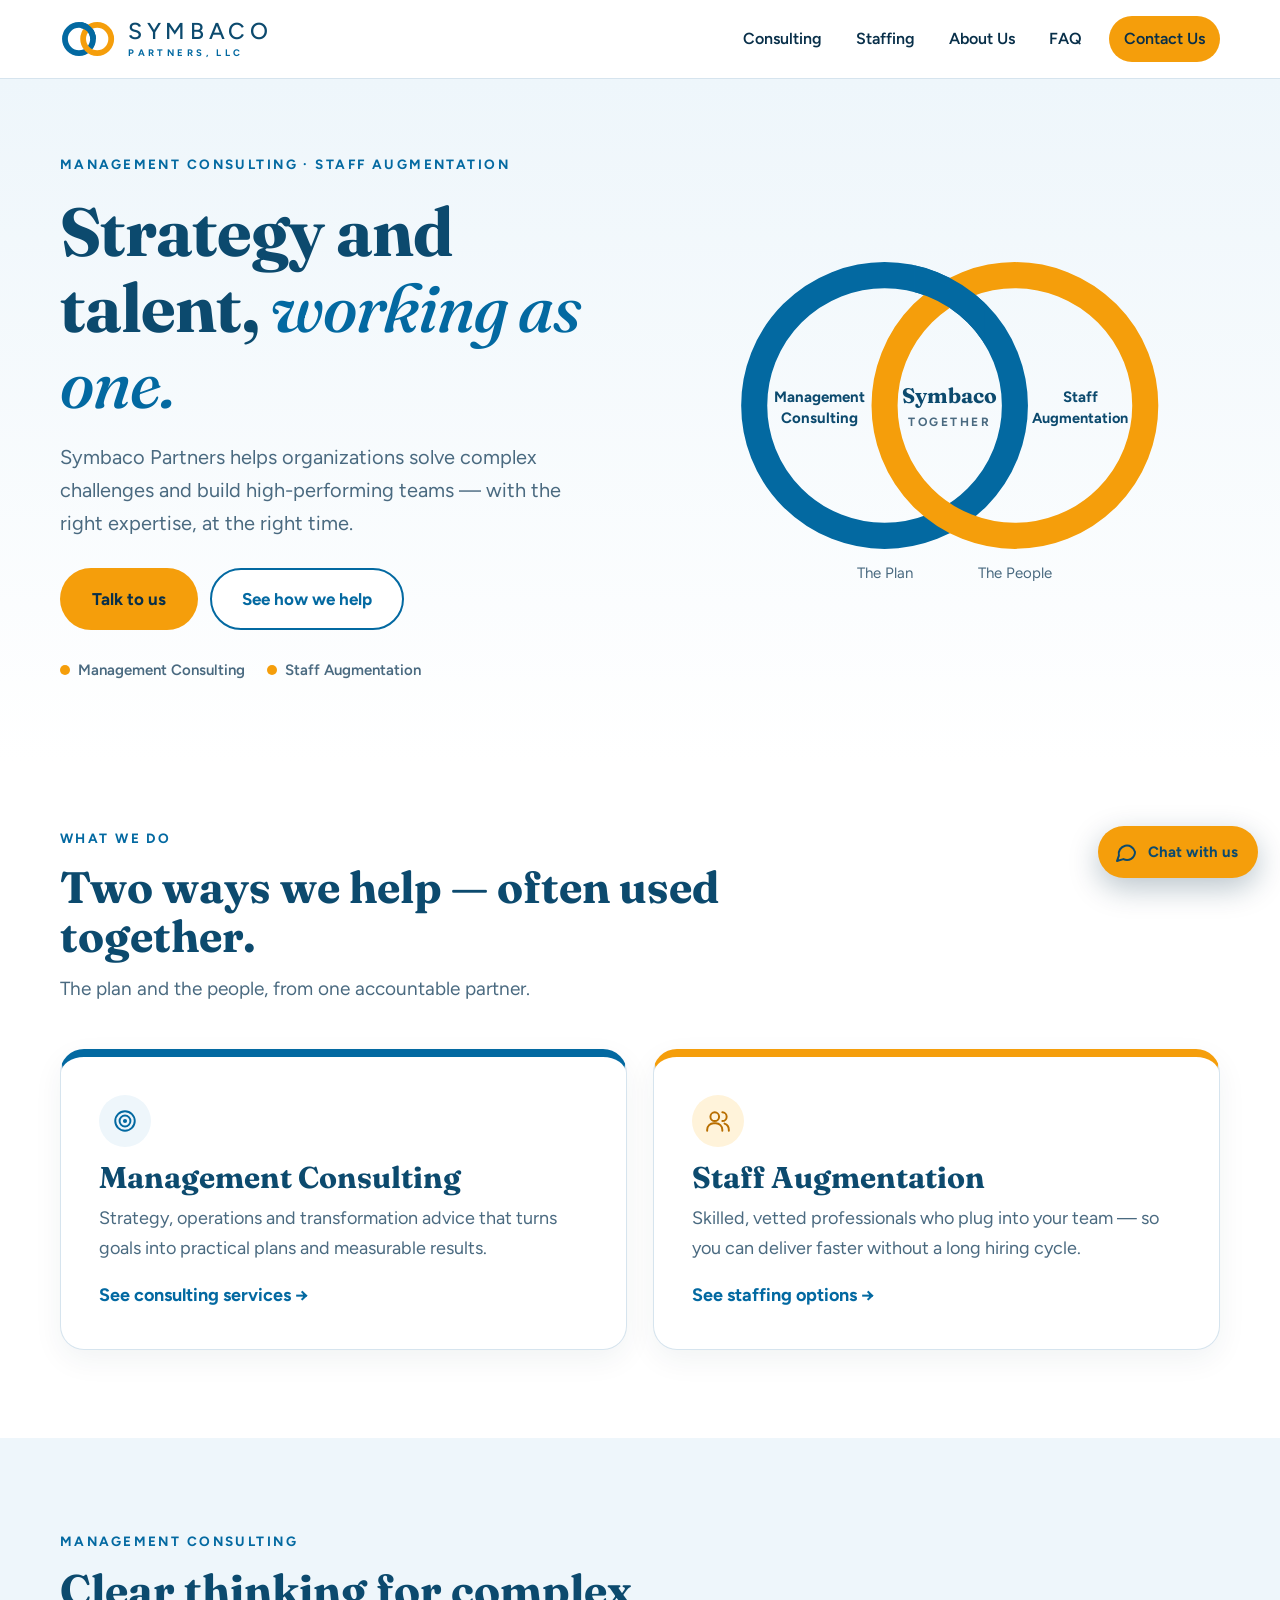
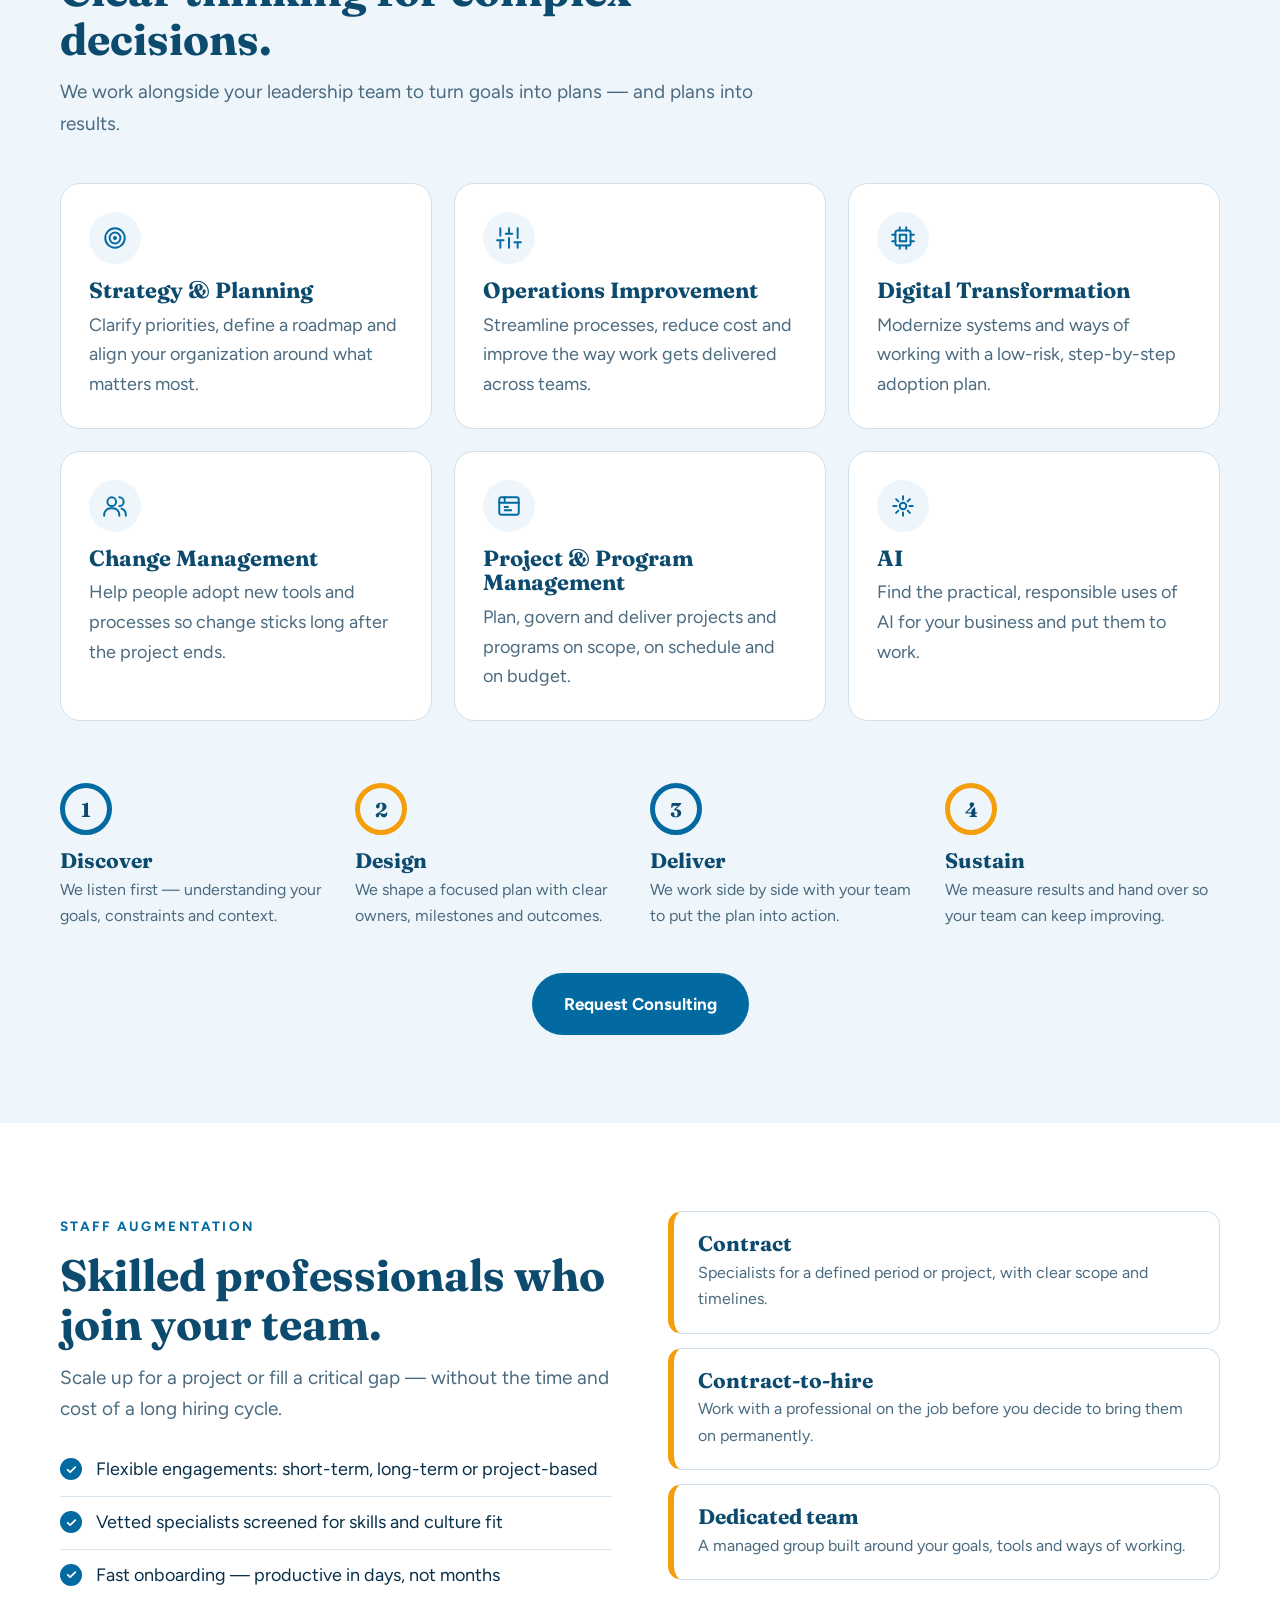
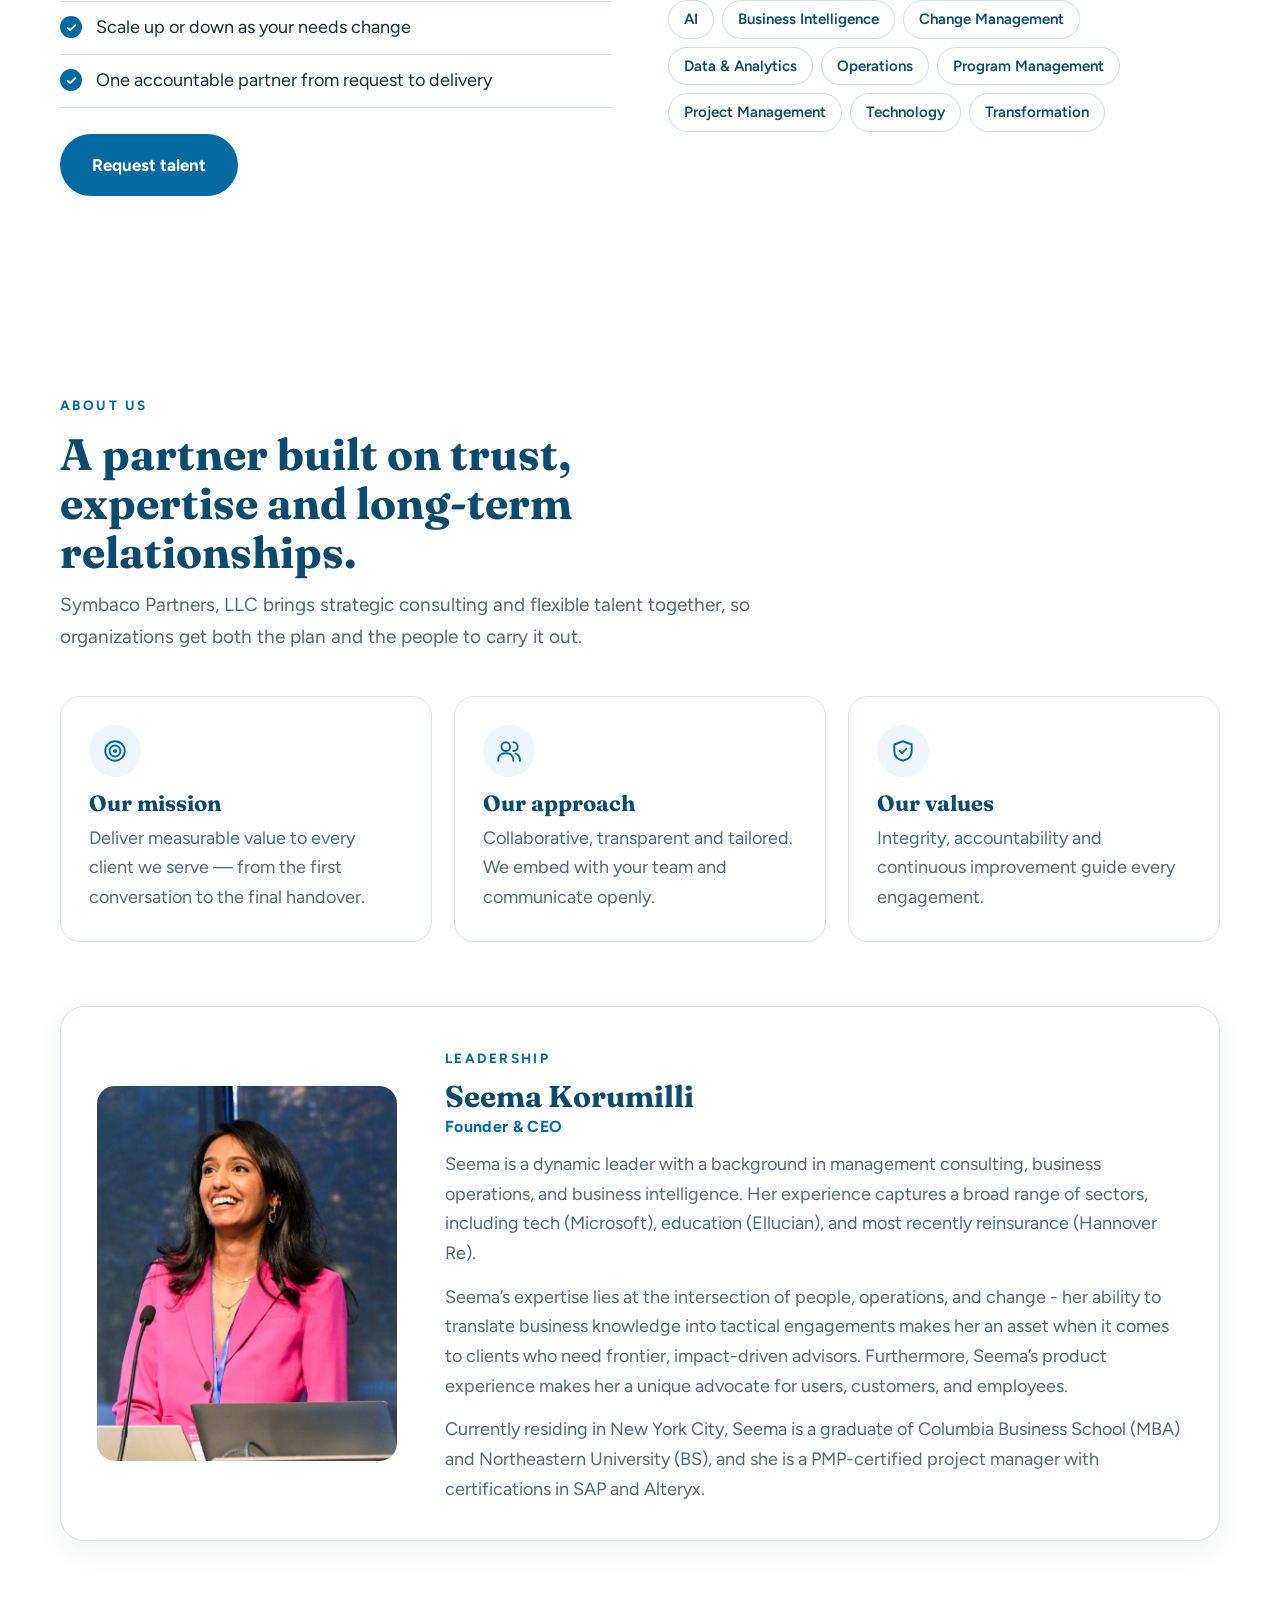
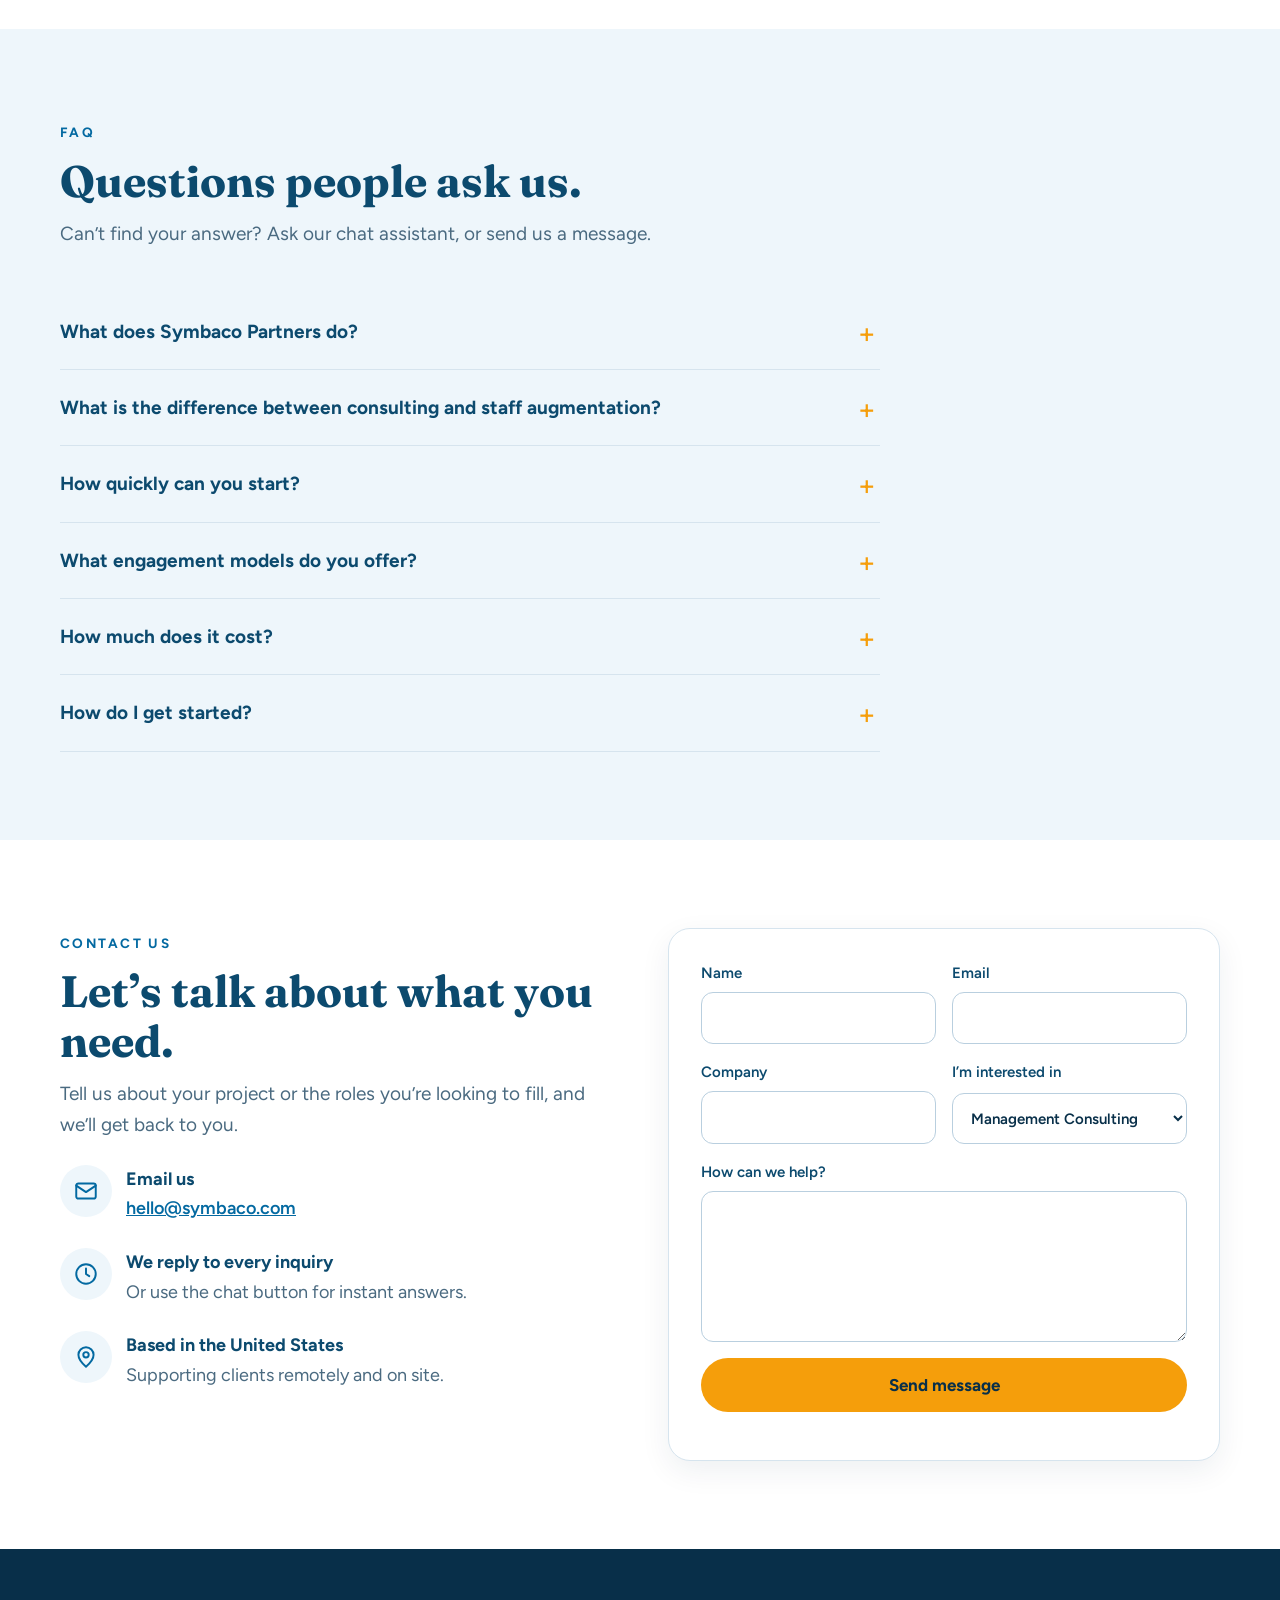
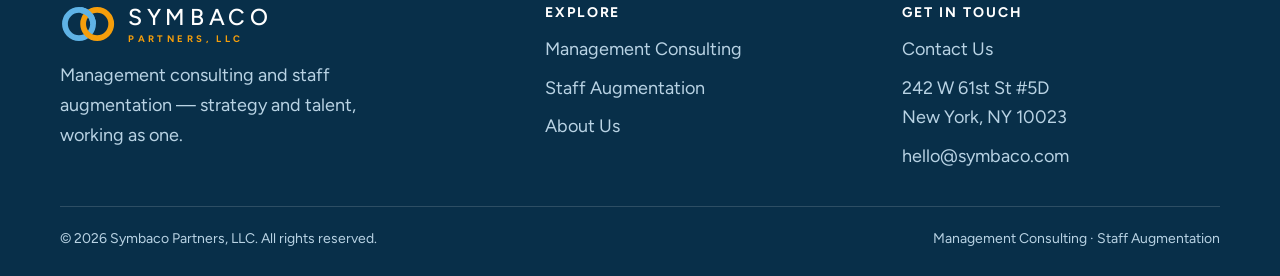
<file: index.html>
<!doctype html>
<html lang="en-US"><head>
<meta charset="utf-8"><meta name="viewport" content="width=device-width,initial-scale=1">
<title>Symbaco Partners, LLC | Management Consulting & Staff Augmentation</title>
<meta name="description" content="Symbaco Partners helps organizations solve complex problems with expert management consulting and flexible staff augmentation.">
<meta name="theme-color" content="#ffffff">
<link rel="canonical" href="https://symbaco-sample-1-executive.vercel.app/">
<meta property="og:type" content="website"><meta property="og:site_name" content="Symbaco Partners, LLC">
<meta property="og:title" content="Symbaco Partners, LLC | Management Consulting & Staff Augmentation"><meta property="og:description" content="Symbaco Partners helps organizations solve complex problems with expert management consulting and flexible staff augmentation.">
<meta property="og:url" content="https://symbaco-sample-1-executive.vercel.app/"><meta property="og:image" content="https://symbaco-sample-1-executive.vercel.app/assets/og-image.png">
<meta name="twitter:card" content="summary_large_image">
<link rel="icon" href="/assets/favicon.svg" type="image/svg+xml"><link rel="apple-touch-icon" href="/assets/apple-touch-icon.png">
<link rel="preconnect" href="https://fonts.googleapis.com"><link rel="preconnect" href="https://fonts.gstatic.com" crossorigin>
<link href="https://fonts.googleapis.com/css2?family=Fraunces:ital,opsz,wght@0,9..144,500;0,9..144,700;1,9..144,500&family=Figtree:wght@400;500;600;700&display=swap" rel="stylesheet">
<link rel="stylesheet" href="/css/style.css"><link rel="stylesheet" href="/css/chat.css">
<script type="application/ld+json">{"@context":"https://schema.org","@type":"ProfessionalService","name":"Symbaco Partners, LLC","description":"Management consulting and staff augmentation.","url":"https://symbaco-sample-1-executive.vercel.app/","image":"https://symbaco-sample-1-executive.vercel.app/assets/og-image.png","address":{"@type":"PostalAddress","streetAddress":"242 W 61st St #5D","addressLocality":"New York","addressRegion":"NY","postalCode":"10023","addressCountry":"US"},"areaServed":"US","serviceType":["Management Consulting","Staff Augmentation"]}</script>
</head><body class="">
<a class="skip" href="#main">Skip to content</a>
<header><div class="wrap bar"><a class="brand " href="/" aria-label="Symbaco Partners, LLC – home"><svg xmlns="http://www.w3.org/2000/svg" viewBox="-6 20 136 92" style='height:38px;width:auto'><defs><clipPath id="a1"><rect x="44" y="0" width="40" height="66"/></clipPath></defs><circle cx="40" cy="66" r="34" fill="none" stroke="#0369a1" stroke-width="14"/><circle cx="84" cy="66" r="34" fill="none" stroke="#f59e0b" stroke-width="14"/><circle cx="40" cy="66" r="34" fill="none" stroke="#0369a1" stroke-width="14" clip-path="url(#a1)"/></svg><span class="brand-text"><span class="b1">SYMBACO</span><span class="b2">PARTNERS, LLC</span></span></a><button class="burger" aria-label="Menu" aria-expanded="false" aria-controls="nav"><span></span><span></span><span></span></button><nav id="nav" aria-label="Main"><ul><li><a href="/#consulting">Consulting</a></li><li><a href="/#staffing">Staffing</a></li><li><a href="/#about">About Us</a></li><li><a href="/#faq">FAQ</a></li><li><a class="go" href="/#contact">Contact Us</a></li></ul></nav></div></header>
<main id="main">
<section class="hero" id="top"><div class="wrap"><div><span class="eyebrow">Management Consulting · Staff Augmentation</span>
<h1>Strategy and talent, <em>working as one.</em></h1><p class="lead">Symbaco Partners helps organizations solve complex challenges and build high-performing teams — with the right expertise, at the right time.</p>
<a class="btn o" href="#contact">Talk to us</a> <a class="btn l" href="#services" style="margin-left:8px">See how we help</a>
<ul class="ticks"><li>Management Consulting</li><li>Staff Augmentation</li></ul></div><svg class="venn" viewBox="0 0 540 380" role="img" aria-label="Two overlapping rings: Management Consulting in blue and Staff Augmentation in orange, joined by Symbaco"><defs><clipPath id="vc"><rect x="235" y="0" width="70" height="180"/></clipPath></defs>
<circle cx="205" cy="180" r="130" fill="none" stroke="#0369a1" stroke-width="26"/><circle cx="335" cy="180" r="130" fill="none" stroke="#f59e0b" stroke-width="26"/><circle cx="205" cy="180" r="130" fill="none" stroke="#0369a1" stroke-width="26" clip-path="url(#vc)"/>
<text id="vt1" x="270" y="178" text-anchor="middle" font-family="Fraunces,serif" font-size="21" font-weight="700" fill="#0c4a6e">Symbaco</text><text id="vt2" x="270" y="200" text-anchor="middle" font-family="Figtree,sans-serif" font-size="12" font-weight="700" letter-spacing="2.5" fill="#4a6a80">TOGETHER</text>
<text x="140" y="177" text-anchor="middle" font-family="Figtree,sans-serif" font-size="15" font-weight="700" fill="#0c4a6e">Management</text><text x="140" y="197" text-anchor="middle" font-family="Figtree,sans-serif" font-size="15" font-weight="700" fill="#0c4a6e">Consulting</text>
<text x="400" y="177" text-anchor="middle" font-family="Figtree,sans-serif" font-size="15" font-weight="700" fill="#0c4a6e">Staff</text><text x="400" y="197" text-anchor="middle" font-family="Figtree,sans-serif" font-size="14.5" font-weight="700" fill="#0c4a6e">Augmentation</text>
<text x="205" y="352" text-anchor="middle" font-family="Figtree,sans-serif" font-size="15" fill="#4a6a80">The Plan</text><text x="335" y="352" text-anchor="middle" font-family="Figtree,sans-serif" font-size="15" fill="#4a6a80">The People</text></svg></div></section>
<section id="services" style="padding-top:60px"><div class="wrap"><div class="sh rv"><span class="eyebrow">What we do</span><h2>Two ways we help — often used together.</h2><p>The plan and the people, from one accountable partner.</p></div>
<div class="two"><article class="big c rv"><span class="ico"><svg viewBox="0 0 24 24" aria-hidden="true" fill="none" stroke="currentColor" stroke-width="1.8" stroke-linecap="round" stroke-linejoin="round"><circle cx="12" cy="12" r="9"/><circle cx="12" cy="12" r="5"/><circle cx="12" cy="12" r="1"/></svg></span><h3>Management Consulting</h3><p>Strategy, operations and transformation advice that turns goals into practical plans and measurable results.</p><a class="more" href="#consulting">See consulting services →</a></article>
<article class="big s rv"><span class="ico"><svg viewBox="0 0 24 24" aria-hidden="true" fill="none" stroke="currentColor" stroke-width="1.8" stroke-linecap="round" stroke-linejoin="round"><circle cx="9" cy="8" r="4"/><path d="M2 21v-1a6 6 0 0 1 6-6h2a6 6 0 0 1 6 6v1"/><path d="M16 4a4 4 0 0 1 0 8M22 21v-1a6 6 0 0 0-4-5.6"/></svg></span><h3>Staff Augmentation</h3><p>Skilled, vetted professionals who plug into your team — so you can deliver faster without a long hiring cycle.</p><a class="more" href="#staffing">See staffing options →</a></article></div></div></section>
<section id="consulting" class="alt"><div class="wrap"><div class="sh rv"><span class="eyebrow">Management Consulting</span><h2>Clear thinking for complex decisions.</h2><p>We work alongside your leadership team to turn goals into plans — and plans into results.</p></div><div class="cards"><article class="card rv"><span class="ico"><svg viewBox="0 0 24 24" aria-hidden="true" fill="none" stroke="currentColor" stroke-width="1.8" stroke-linecap="round" stroke-linejoin="round"><circle cx="12" cy="12" r="9"/><circle cx="12" cy="12" r="5"/><circle cx="12" cy="12" r="1"/></svg></span><h3>Strategy &amp; Planning</h3><p>Clarify priorities, define a roadmap and align your organization around what matters most.</p></article><article class="card rv"><span class="ico"><svg viewBox="0 0 24 24" aria-hidden="true" fill="none" stroke="currentColor" stroke-width="1.8" stroke-linecap="round" stroke-linejoin="round"><path d="M4 21v-7M4 10V3M12 21v-9M12 8V3M20 21v-5M20 12V3M1 14h6M9 8h6M17 16h6"/></svg></span><h3>Operations Improvement</h3><p>Streamline processes, reduce cost and improve the way work gets delivered across teams.</p></article><article class="card rv"><span class="ico"><svg viewBox="0 0 24 24" aria-hidden="true" fill="none" stroke="currentColor" stroke-width="1.8" stroke-linecap="round" stroke-linejoin="round"><rect x="5" y="5" width="14" height="14" rx="2"/><rect x="9" y="9" width="6" height="6"/><path d="M9 2v3M15 2v3M9 19v3M15 19v3M2 9h3M2 15h3M19 9h3M19 15h3"/></svg></span><h3>Digital Transformation</h3><p>Modernize systems and ways of working with a low-risk, step-by-step adoption plan.</p></article><article class="card rv"><span class="ico"><svg viewBox="0 0 24 24" aria-hidden="true" fill="none" stroke="currentColor" stroke-width="1.8" stroke-linecap="round" stroke-linejoin="round"><circle cx="9" cy="8" r="4"/><path d="M2 21v-1a6 6 0 0 1 6-6h2a6 6 0 0 1 6 6v1"/><path d="M16 4a4 4 0 0 1 0 8M22 21v-1a6 6 0 0 0-4-5.6"/></svg></span><h3>Change Management</h3><p>Help people adopt new tools and processes so change sticks long after the project ends.</p></article><article class="card rv"><span class="ico"><svg viewBox="0 0 24 24" aria-hidden="true" fill="none" stroke="currentColor" stroke-width="1.8" stroke-linecap="round" stroke-linejoin="round"><rect x="3" y="4" width="18" height="16" rx="2"/><path d="M3 9h18M8 4v5M8 13h3M8 16h6"/></svg></span><h3>Project &amp; Program Management</h3><p>Plan, govern and deliver projects and programs on scope, on schedule and on budget.</p></article><article class="card rv"><span class="ico"><svg viewBox="0 0 24 24" aria-hidden="true" fill="none" stroke="currentColor" stroke-width="1.8" stroke-linecap="round" stroke-linejoin="round"><circle cx="12" cy="12" r="3"/><path d="M12 3v3M12 18v3M3 12h3M18 12h3M5.6 5.6l2.1 2.1M16.3 16.3l2.1 2.1M18.4 5.6l-2.1 2.1M7.7 16.3l-2.1 2.1"/></svg></span><h3>AI</h3><p>Find the practical, responsible uses of AI for your business and put them to work.</p></article></div>
<div class="steps"><div class="step rv"><b>1</b><h4>Discover</h4><p>We listen first — understanding your goals, constraints and context.</p></div><div class="step rv"><b>2</b><h4>Design</h4><p>We shape a focused plan with clear owners, milestones and outcomes.</p></div><div class="step rv"><b>3</b><h4>Deliver</h4><p>We work side by side with your team to put the plan into action.</p></div><div class="step rv"><b>4</b><h4>Sustain</h4><p>We measure results and hand over so your team can keep improving.</p></div></div><p class="req-row rv"><a class="btn b" href="#contact" data-service="Management Consulting">Request Consulting</a></p></div></section>
<section id="staffing"><div class="wrap split"><div class="rv"><span class="eyebrow">Staff Augmentation</span><h2 style="font-size:clamp(30px,3.6vw,44px);margin:10px 0 12px">Skilled professionals who join your team.</h2><p style="color:var(--mut);font-size:19px;margin:0">Scale up for a project or fill a critical gap — without the time and cost of a long hiring cycle.</p><ul class="ck"><li>Flexible engagements: short-term, long-term or project-based</li><li>Vetted specialists screened for skills and culture fit</li><li>Fast onboarding — productive in days, not months</li><li>Scale up or down as your needs change</li><li>One accountable partner from request to delivery</li></ul><p style="margin-top:26px"><a class="btn b" href="#contact" data-service="Staff Augmentation">Request talent</a></p></div>
<div class="rv"><div class="models"><div class="model"><h3>Contract</h3><p>Specialists for a defined period or project, with clear scope and timelines.</p></div><div class="model"><h3>Contract-to-hire</h3><p>Work with a professional on the job before you decide to bring them on permanently.</p></div><div class="model"><h3>Dedicated team</h3><p>A managed group built around your goals, tools and ways of working.</p></div></div><div class="tags"><span>AI</span><span>Business Intelligence</span><span>Change Management</span><span>Data &amp; Analytics</span><span>Operations</span><span>Program Management</span><span>Project Management</span><span>Technology</span><span>Transformation</span></div></div></div></section>
<section id="about"><div class="wrap"><div class="sh rv"><span class="eyebrow">About Us</span><h2>A partner built on trust, expertise and long-term relationships.</h2><p>Symbaco Partners, LLC brings strategic consulting and flexible talent together, so organizations get both the plan and the people to carry it out.</p></div>
<div class="cards"><article class="card rv"><span class="ico"><svg viewBox="0 0 24 24" aria-hidden="true" fill="none" stroke="currentColor" stroke-width="1.8" stroke-linecap="round" stroke-linejoin="round"><circle cx="12" cy="12" r="9"/><circle cx="12" cy="12" r="5"/><circle cx="12" cy="12" r="1"/></svg></span><h3>Our mission</h3><p>Deliver measurable value to every client we serve — from the first conversation to the final handover.</p></article><article class="card rv"><span class="ico"><svg viewBox="0 0 24 24" aria-hidden="true" fill="none" stroke="currentColor" stroke-width="1.8" stroke-linecap="round" stroke-linejoin="round"><circle cx="9" cy="8" r="4"/><path d="M2 21v-1a6 6 0 0 1 6-6h2a6 6 0 0 1 6 6v1"/><path d="M16 4a4 4 0 0 1 0 8M22 21v-1a6 6 0 0 0-4-5.6"/></svg></span><h3>Our approach</h3><p>Collaborative, transparent and tailored. We embed with your team and communicate openly.</p></article><article class="card rv"><span class="ico"><svg viewBox="0 0 24 24" aria-hidden="true" fill="none" stroke="currentColor" stroke-width="1.8" stroke-linecap="round" stroke-linejoin="round"><path d="M12 3l8 3v6c0 5-3.5 8-8 9-4.5-1-8-4-8-9V6z"/><path d="M9 12l2 2 4-4"/></svg></span><h3>Our values</h3><p>Integrity, accountability and continuous improvement guide every engagement.</p></article></div><div class="founder rv"><img src="/assets/seema-korumilli.jpg" alt="Seema Korumilli, Founder &amp; CEO of Symbaco Partners" width="640" height="800" loading="lazy"><div><span class="eyebrow">Leadership</span><h3>Seema Korumilli <span>Founder &amp; CEO</span></h3>
<p>Seema is a dynamic leader with a background in management consulting, business operations, and business intelligence. Her experience captures a broad range of sectors, including tech (Microsoft), education (Ellucian), and most recently reinsurance (Hannover Re).</p>
<p>Seema’s expertise lies at the intersection of people, operations, and change - her ability to translate business knowledge into tactical engagements makes her an asset when it comes to clients who need frontier, impact-driven advisors. Furthermore, Seema’s product experience makes her a unique advocate for users, customers, and employees.</p>
<p>Currently residing in New York City, Seema is a graduate of Columbia Business School (MBA) and Northeastern University (BS), and she is a PMP-certified project manager with certifications in SAP and Alteryx.</p></div></div></div></section>
<section id="faq" class="alt"><div class="wrap"><div class="sh rv"><span class="eyebrow">FAQ</span><h2>Questions people ask us.</h2><p>Can’t find your answer? Ask our chat assistant, or send us a message.</p></div><div class="faq"><details class="rv"><summary>What does Symbaco Partners do?</summary><p>We are a management consulting and staff augmentation firm. We help organizations solve complex challenges and build high-performing teams — with the right expertise, at the right time.</p></details><details class="rv"><summary>What is the difference between consulting and staff augmentation?</summary><p>Management consulting gives you advice and a plan — strategy, operations, transformation. Staff augmentation adds skilled professionals to your own team so you can deliver faster. Many clients use both together.</p></details><details class="rv"><summary>How quickly can you start?</summary><p>We focus on fast onboarding — productive in days, not months. Exact timing depends on the role or project, so tell us what you need and we will give you a realistic plan.</p></details><details class="rv"><summary>What engagement models do you offer?</summary><p>Contract, contract-to-hire and dedicated team — short-term, long-term or project-based.</p></details><details class="rv"><summary>How much does it cost?</summary><p>Pricing depends on scope, so we tailor every proposal. Send us a few details and we will get back to you.</p></details><details class="rv"><summary>How do I get started?</summary><p>Use the contact form, tell us about your project or the roles you need, and we will reply to every inquiry. You can also ask the chat assistant any question.</p></details></div></div></section>
<section id="contact"><div class="wrap split"><div class="rv"><span class="eyebrow">Contact Us</span><h2 style="font-size:clamp(30px,3.6vw,44px);margin:10px 0 12px">Let’s talk about what you need.</h2><p style="color:var(--mut);font-size:19px;margin:0">Tell us about your project or the roles you’re looking to fill, and we’ll get back to you.</p>
<div class="info"><span class="ico"><svg viewBox="0 0 24 24" aria-hidden="true" fill="none" stroke="currentColor" stroke-width="1.8" stroke-linecap="round" stroke-linejoin="round"><rect x="3" y="5" width="18" height="14" rx="2"/><path d="M3 7l9 6 9-6"/></svg></span><div><strong>Email us</strong><br><a href="mailto:hello@symbaco.com" style="color:var(--blue);font-weight:600">hello@symbaco.com</a></div></div><div class="info"><span class="ico"><svg viewBox="0 0 24 24" aria-hidden="true" fill="none" stroke="currentColor" stroke-width="1.8" stroke-linecap="round" stroke-linejoin="round"><circle cx="12" cy="12" r="9"/><path d="M12 7v5l3 2"/></svg></span><div><strong>We reply to every inquiry</strong><br><span style="color:var(--mut)">Or use the chat button for instant answers.</span></div></div><div class="info"><span class="ico"><svg viewBox="0 0 24 24" aria-hidden="true" fill="none" stroke="currentColor" stroke-width="1.8" stroke-linecap="round" stroke-linejoin="round"><path d="M12 21s-7-6-7-11a7 7 0 0 1 14 0c0 5-7 11-7 11z"/><circle cx="12" cy="10" r="2.5"/></svg></span><div><strong>Based in the United States</strong><br><span style="color:var(--mut)">Supporting clients remotely and on site.</span></div></div></div><form id="contact-form" class="rv" novalidate>
<div class="row2"><label>Name<input name="name" required autocomplete="name"></label><label>Email<input type="email" name="email" required autocomplete="email"></label></div>
<div class="row2"><label>Company<input name="company" autocomplete="organization"></label><label>I’m interested in<select name="service"><option>Management Consulting</option><option>Staff Augmentation</option><option>Something else</option></select></label></div>
<label>How can we help?<textarea name="message" rows="5" required></textarea></label>
<input class="hp" name="website" tabindex="-1" autocomplete="off" aria-hidden="true">
<button class="btn o" type="submit">Send message</button><p id="form-status" class="note" role="status" aria-live="polite"></p></form></div></section>
</main>
<footer><div class="wrap"><div class="fg"><div><a class="brand " href="/" aria-label="Symbaco Partners, LLC – home"><svg xmlns="http://www.w3.org/2000/svg" viewBox="-6 20 136 92" style='height:38px;width:auto'><defs><clipPath id="a2"><rect x="44" y="0" width="40" height="66"/></clipPath></defs><circle cx="40" cy="66" r="34" fill="none" stroke="#5fb3e6" stroke-width="14"/><circle cx="84" cy="66" r="34" fill="none" stroke="#f59e0b" stroke-width="14"/><circle cx="40" cy="66" r="34" fill="none" stroke="#5fb3e6" stroke-width="14" clip-path="url(#a2)"/></svg><span class="brand-text"><span class="b1">SYMBACO</span><span class="b2">PARTNERS, LLC</span></span></a><p style="margin-top:18px;max-width:340px">Management consulting and staff augmentation — strategy and talent, working as one.</p></div><div><h4>Explore</h4><ul><li><a href="/#consulting">Management Consulting</a></li><li><a href="/#staffing">Staff Augmentation</a></li><li><a href="/#about">About Us</a></li></ul></div><div><h4>Get in touch</h4><ul><li><a href="/#contact">Contact Us</a></li><li><address style="font-style:normal">242 W 61st St #5D<br>New York, NY 10023</address></li><li><a href="mailto:hello@symbaco.com">hello@symbaco.com</a></li></ul></div></div><div class="copy"><span>© <span id="year">2026</span> Symbaco Partners, LLC. All rights reserved.</span><span>Management Consulting · Staff Augmentation</span></div></div></footer>
<script>window.SYM={links:{consulting:"/#consulting",staffing:"/#staffing",about:"/#about",contact:"/#contact"}};</script><script src="/js/main.js" defer></script><script src="/js/chat.js" defer></script></body></html>
</file>
<file: css/style.css>
:root{--navy:#0c4a6e;--deep:#082f49;--blue:#0369a1;--orange:#f59e0b;--sky:#eef6fb;--line:#d6e4ee;--mut:#4a6a80;--chat-p:#0c4a6e;--chat-a:#f59e0b;--chat-font:Figtree,sans-serif}
*{box-sizing:border-box}html{scroll-behavior:smooth;scroll-padding-top:88px}
body{margin:0;font-family:Figtree,system-ui,sans-serif;font-size:18px;line-height:1.65;color:var(--deep);background:#fff}
h1,h2,h3,h4{font-family:Fraunces,Georgia,serif;color:var(--navy);line-height:1.12;margin:0;font-weight:700}
a{color:var(--blue)}.skip{position:absolute;left:-999px}.skip:focus{left:8px;top:8px;background:#fff;padding:10px;z-index:99}
:focus-visible{outline:3px solid var(--orange);outline-offset:3px;border-radius:4px}
.wrap{width:min(1160px,100% - 40px);margin-inline:auto}
header{position:sticky;top:0;z-index:40;background:rgba(255,255,255,.96);backdrop-filter:blur(8px);border-bottom:1px solid var(--line)}
.bar{display:flex;justify-content:space-between;align-items:center;height:78px}
.brand{display:flex;align-items:center;gap:12px;text-decoration:none}.brand-text{display:flex;flex-direction:column;line-height:1}
.b1{font-weight:500;font-size:23px;letter-spacing:.2em;color:var(--navy)}.b2{font-weight:700;font-size:9.5px;letter-spacing:.36em;color:var(--blue);margin-top:5px}
nav ul{display:flex;gap:4px;list-style:none;margin:0;padding:0;align-items:center}
nav a{display:block;padding:10px 15px;border-radius:999px;color:var(--deep);text-decoration:none;font-weight:600;font-size:16px}nav a:hover,nav a.active{background:var(--sky);color:var(--blue)}
nav a.go{background:var(--orange);color:var(--deep);margin-left:8px}nav a.go:hover{background:#ffb72e}
.burger{display:none;background:none;border:1px solid var(--line);border-radius:10px;width:46px;height:46px;cursor:pointer}.burger span{display:block;width:20px;height:2px;background:var(--navy);margin:5px auto}
.btn{display:inline-block;padding:15px 30px;border-radius:999px;font-weight:700;text-decoration:none;border:2px solid transparent;font-family:inherit;font-size:17px;cursor:pointer;transition:transform .15s}
.btn:hover{transform:translateY(-2px)}.btn.o{background:var(--orange);color:var(--deep)}.btn.o:hover{background:#ffb72e}.btn.b{background:var(--blue);color:#fff}.btn.b:hover{background:var(--navy)}.btn.l{border-color:var(--blue);color:var(--blue);background:#fff}.btn.l:hover{background:var(--sky)}
.hero{background:linear-gradient(180deg,var(--sky),#fff);padding:70px 0 80px}
.hero .wrap{display:grid;grid-template-columns:1.05fr 1fr;gap:50px;align-items:center}
.eyebrow{font-weight:700;font-size:13.5px;letter-spacing:.18em;text-transform:uppercase;color:var(--blue)}
.hero h1{font-size:clamp(40px,5.4vw,68px);margin:14px 0 20px;letter-spacing:-.015em}.hero h1 em{color:var(--blue);font-weight:500}
.hero p.lead{font-size:20px;color:var(--mut);max-width:530px;margin:0 0 28px}
.hero .ticks{list-style:none;margin:28px 0 0;padding:0;display:flex;gap:22px;flex-wrap:wrap;color:var(--mut);font-weight:600;font-size:15px}.ticks li::before{content:"";display:inline-block;width:10px;height:10px;border-radius:50%;background:var(--orange);margin-right:8px}
.venn{width:100%;height:auto}
section{padding:88px 0}.alt{background:var(--sky)}
.sh{max-width:700px;margin-bottom:44px}.sh h2{font-size:clamp(30px,3.6vw,44px);margin:10px 0 12px}.sh p{margin:0;color:var(--mut);font-size:19px}
.two{display:grid;grid-template-columns:1fr 1fr;gap:26px}
.big{border-radius:24px;padding:38px;background:#fff;border:1px solid var(--line);position:relative;overflow:hidden;box-shadow:0 10px 30px rgba(8,47,73,.06)}
.big.c{border-top:8px solid var(--blue)}.big.s{border-top:8px solid var(--orange)}
.big h3{font-size:30px;margin:14px 0 10px}.big p{color:var(--mut);margin:0 0 18px}.big a.more{font-weight:700;text-decoration:none}
.ico{width:52px;height:52px;border-radius:50%;display:grid;place-items:center;background:var(--sky);color:var(--blue)}.s .ico{background:#fff3da;color:#b86e00}.ico svg{width:26px;height:26px}
.cards{display:grid;grid-template-columns:repeat(auto-fit,minmax(300px,1fr));gap:22px}
.card{background:#fff;border:1px solid var(--line);border-radius:20px;padding:28px}.alt .card{border-color:#cfe0ec}.card h3{font-size:22px;margin:14px 0 8px}.card p{margin:0;color:var(--mut)}
.steps{display:grid;grid-template-columns:repeat(auto-fit,minmax(220px,1fr));gap:20px;margin-top:56px}
.step{padding-top:6px}.step b{display:grid;place-items:center;width:52px;height:52px;border-radius:50%;border:5px solid var(--blue);color:var(--navy);font-family:Fraunces,serif;font-size:20px;margin-bottom:14px}.step:nth-child(even) b{border-color:var(--orange)}
.step h4{font-size:21px;margin-bottom:4px}.step p{margin:0;color:var(--mut);font-size:16px}
.split{display:grid;grid-template-columns:1fr 1fr;gap:56px;align-items:start}
.ck{list-style:none;margin:20px 0 0;padding:0}.ck li{padding:11px 0 11px 36px;position:relative;border-bottom:1px solid var(--line)}.ck li::before{content:"";position:absolute;left:0;top:14px;width:22px;height:22px;border-radius:50%;background:var(--blue) url("data:image/svg+xml,%3Csvg xmlns='http://www.w3.org/2000/svg' viewBox='0 0 24 24' fill='none' stroke='white' stroke-width='3.2' stroke-linecap='round' stroke-linejoin='round'%3E%3Cpath d='M5 12.5l4.5 4.5L19 7.5'/%3E%3C/svg%3E") center/13px no-repeat}
.models{display:grid;gap:14px}.model{background:#fff;border:1px solid #cfe0ec;border-left:6px solid var(--orange);border-radius:14px;padding:20px 24px}.model h3{font-size:21px;margin-bottom:4px}.model p{margin:0;color:var(--mut);font-size:16px}
.tags{display:flex;flex-wrap:wrap;gap:8px;margin-top:20px}.tags span{background:#fff;border:1px solid #cfe0ec;border-radius:999px;padding:6px 15px;font-size:15px;font-weight:600;color:var(--navy)}
.band{background:var(--navy);color:#fff;padding:60px 0}.band .wrap{display:flex;justify-content:space-between;align-items:center;gap:24px;flex-wrap:wrap}.band h2{color:#fff;font-size:clamp(26px,3vw,36px)}.band p{margin:6px 0 0;color:#cfe3f0}
.faq{max-width:820px}details{border-bottom:1px solid var(--line);padding:4px 0}summary{cursor:pointer;font-weight:700;font-size:19px;padding:18px 36px 18px 0;list-style:none;position:relative;color:var(--navy)}summary::-webkit-details-marker{display:none}
summary::after{content:"+";position:absolute;right:4px;top:12px;font-size:28px;color:var(--orange);font-weight:500}details[open] summary::after{content:"–"}details p{margin:0 0 20px;color:var(--mut)}
form{display:grid;gap:16px;background:#fff;border:1px solid var(--line);border-radius:22px;padding:32px;box-shadow:0 10px 30px rgba(8,47,73,.07)}.row2{display:grid;grid-template-columns:1fr 1fr;gap:16px}
label{display:grid;gap:6px;font-weight:600;font-size:15px;color:var(--navy)}
input,select,textarea{font:inherit;padding:13px 14px;border:1.5px solid #b9cfdf;border-radius:12px;width:100%;color:var(--deep);background:#fff}input:focus,select:focus,textarea:focus{outline:3px solid rgba(3,105,161,.25);border-color:var(--blue)}
.note{margin:0;font-size:15px}.ok{color:#15803d;font-weight:600}.err{color:#b91c1c;font-weight:600}.hp{position:absolute;left:-9999px}
.info{display:flex;gap:14px;margin-top:24px}.info strong{color:var(--navy)}
footer{background:var(--deep);color:#b9d3e4;padding:56px 0 26px}.fg{display:grid;grid-template-columns:1.4fr 1fr 1fr;gap:40px}footer h4{color:#fff;font-family:Figtree;font-size:14px;letter-spacing:.14em;text-transform:uppercase;margin-bottom:14px}
footer ul{list-style:none;margin:0;padding:0;display:grid;gap:9px}footer a{color:#b9d3e4;text-decoration:none}footer a:hover{color:#fff}footer .b1{color:#fff}footer .b2{color:var(--orange)}
.copy{border-top:1px solid rgba(255,255,255,.15);margin-top:34px;padding-top:20px;font-size:14px;display:flex;justify-content:space-between;gap:10px;flex-wrap:wrap}
.pagehead{background:linear-gradient(180deg,var(--sky),#fff);padding:80px 0 50px}.pagehead h1{font-size:clamp(36px,5vw,58px);margin:12px 0 14px}.pagehead p{color:var(--mut);font-size:20px;max-width:640px;margin:0}
.rv{opacity:0;transform:translateY(18px);transition:.6s}.rv.in{opacity:1;transform:none}
@media(prefers-reduced-motion:reduce){html{scroll-behavior:auto}.rv{opacity:1;transform:none;transition:none}}
@media(max-width:900px){.hero .wrap,.two,.split,.fg,.row2{grid-template-columns:1fr}.hero{padding:44px 0 60px}.venn{max-width:460px;margin:auto}
.burger{display:block}nav{display:none;position:absolute;left:0;right:0;top:78px;background:#fff;border-bottom:1px solid var(--line)}nav.open{display:block}nav ul{flex-direction:column;align-items:stretch;padding:10px 20px 20px}nav a.go{margin:8px 0 0;text-align:center}section{padding:62px 0}}

/* Nov 12 edits */
.req-row{text-align:center;margin:44px 0 0}
.founder{display:grid;grid-template-columns:300px 1fr;gap:48px;align-items:center;margin-top:64px;padding:36px;background:#fff;border:1px solid var(--line);border-radius:24px;box-shadow:0 10px 30px rgba(8,47,73,.06)}
.founder img{width:100%;height:auto;aspect-ratio:4/5;object-fit:cover;object-position:50% 28%;border-radius:18px;display:block}
.founder h3{font-size:30px;margin:8px 0 14px}.founder h3 span{display:block;font-family:Figtree,sans-serif;font-size:16px;font-weight:700;color:var(--blue);margin-top:4px;letter-spacing:.02em}
.founder p{color:var(--mut);margin:0 0 14px}.founder p:last-child{margin:0}
@media(max-width:900px){.founder{grid-template-columns:1fr;gap:24px;padding:24px}.founder img{max-width:300px}}
</file>
<file: css/chat.css>
/* Symbaco assistant – themed through CSS variables set by each site */
#sym-chat-btn{position:fixed;right:22px;bottom:22px;z-index:9998;display:flex;align-items:center;gap:10px;border:0;cursor:pointer;background:var(--chat-a,#f59e0b);color:var(--chat-p,#082f49);padding:14px 20px 14px 16px;border-radius:999px;font:700 15px var(--chat-font,system-ui,sans-serif);box-shadow:0 10px 30px rgba(8,47,73,.28);transition:transform .15s}
#sym-chat-btn:hover{transform:translateY(-3px)}
#sym-chat-btn svg{width:24px;height:24px}
#sym-chat{padding:0;position:fixed;right:22px;bottom:92px;z-index:9999;width:min(390px,calc(100vw - 32px));height:min(600px,calc(100vh - 120px));background:#fff;border-radius:20px;box-shadow:0 24px 70px rgba(8,47,73,.35);display:none;flex-direction:column;overflow:hidden;font-family:var(--chat-font,system-ui,sans-serif);color:#082f49;border:1px solid #d6e4ee}
#sym-chat.open{display:flex;animation:symup .22s ease-out}
@keyframes symup{from{opacity:0;transform:translateY(14px)}to{opacity:1;transform:none}}
.sc-head{flex:none;background:var(--chat-p,#0c4a6e);color:#fff;padding:16px 18px;display:flex;align-items:center;gap:12px}
.sc-head .av{width:42px;height:42px;border-radius:50%;background:#fff;display:grid;place-items:center;flex:none}
.sc-head .av svg{width:30px}
.sc-head b{display:block;font-size:16px}.sc-head small{opacity:.85;font-size:12.5px}
.sc-head button{margin-left:auto;background:rgba(255,255,255,.16);border:0;color:#fff;width:34px;height:34px;border-radius:50%;cursor:pointer;font-size:18px;line-height:1}
.sc-head button:hover{background:rgba(255,255,255,.3)}
.sc-body{flex:1 1 auto;min-height:0;overflow-y:auto;padding:16px;background:#f3f8fc;display:flex;flex-direction:column;gap:10px}
.sc-m{max-width:86%;padding:11px 14px;border-radius:16px;font-size:15px;line-height:1.5}
.sc-m a{color:#0369a1;font-weight:700}
.sc-m.bot{background:#fff;border:1px solid #dbe7f0;border-bottom-left-radius:4px;align-self:flex-start}
.sc-m.me{background:var(--chat-p,#0c4a6e);color:#fff;border-bottom-right-radius:4px;align-self:flex-end}
.sc-m ul{margin:6px 0 0;padding-left:18px}.sc-m li{margin:2px 0}
.sc-typing{display:flex;gap:4px;padding:14px}.sc-typing i{width:7px;height:7px;border-radius:50%;background:#7aa5c1;animation:symb 1s infinite}.sc-typing i:nth-child(2){animation-delay:.15s}.sc-typing i:nth-child(3){animation-delay:.3s}
@keyframes symb{50%{transform:translateY(-4px);opacity:.5}}
.sc-chips{display:flex;flex-wrap:wrap;gap:8px;padding:4px 0 2px}
.sc-chips button{background:#fff;border:1.5px solid #0369a1;color:#0369a1;border-radius:999px;padding:8px 14px;font:600 14px var(--chat-font,system-ui,sans-serif);cursor:pointer}
.sc-chips button:hover{background:#0369a1;color:#fff}
.sc-form{flex:none;display:flex;gap:8px;padding:12px;border-top:1px solid #dbe7f0;background:#fff}
.sc-form input{flex:1;border:1.5px solid #b9cfdf;border-radius:999px;padding:11px 16px;font:15px var(--chat-font,system-ui,sans-serif);min-width:0;color:#082f49}
.sc-form input:focus{outline:2px solid #0369a1;border-color:transparent}
.sc-form button{border:0;background:var(--chat-a,#f59e0b);color:#082f49;border-radius:999px;padding:0 18px;font:700 15px var(--chat-font,system-ui,sans-serif);cursor:pointer}
.sc-foot{flex:none;font-size:11.5px;color:#5b7a8c;text-align:center;padding:0 12px 10px;background:#fff}
@media(max-width:520px){#sym-chat{right:10px;left:10px;width:auto;bottom:84px;height:calc(100vh - 110px)}#sym-chat-btn{right:14px;bottom:14px}#sym-chat-btn span{display:none}#sym-chat-btn{padding:15px}}
@media(prefers-reduced-motion:reduce){#sym-chat.open{animation:none}.sc-typing i{animation:none}}

.sc-foot a{color:#0369a1;font-weight:700;text-decoration:none}.sc-foot a:hover{text-decoration:underline}
</file>
